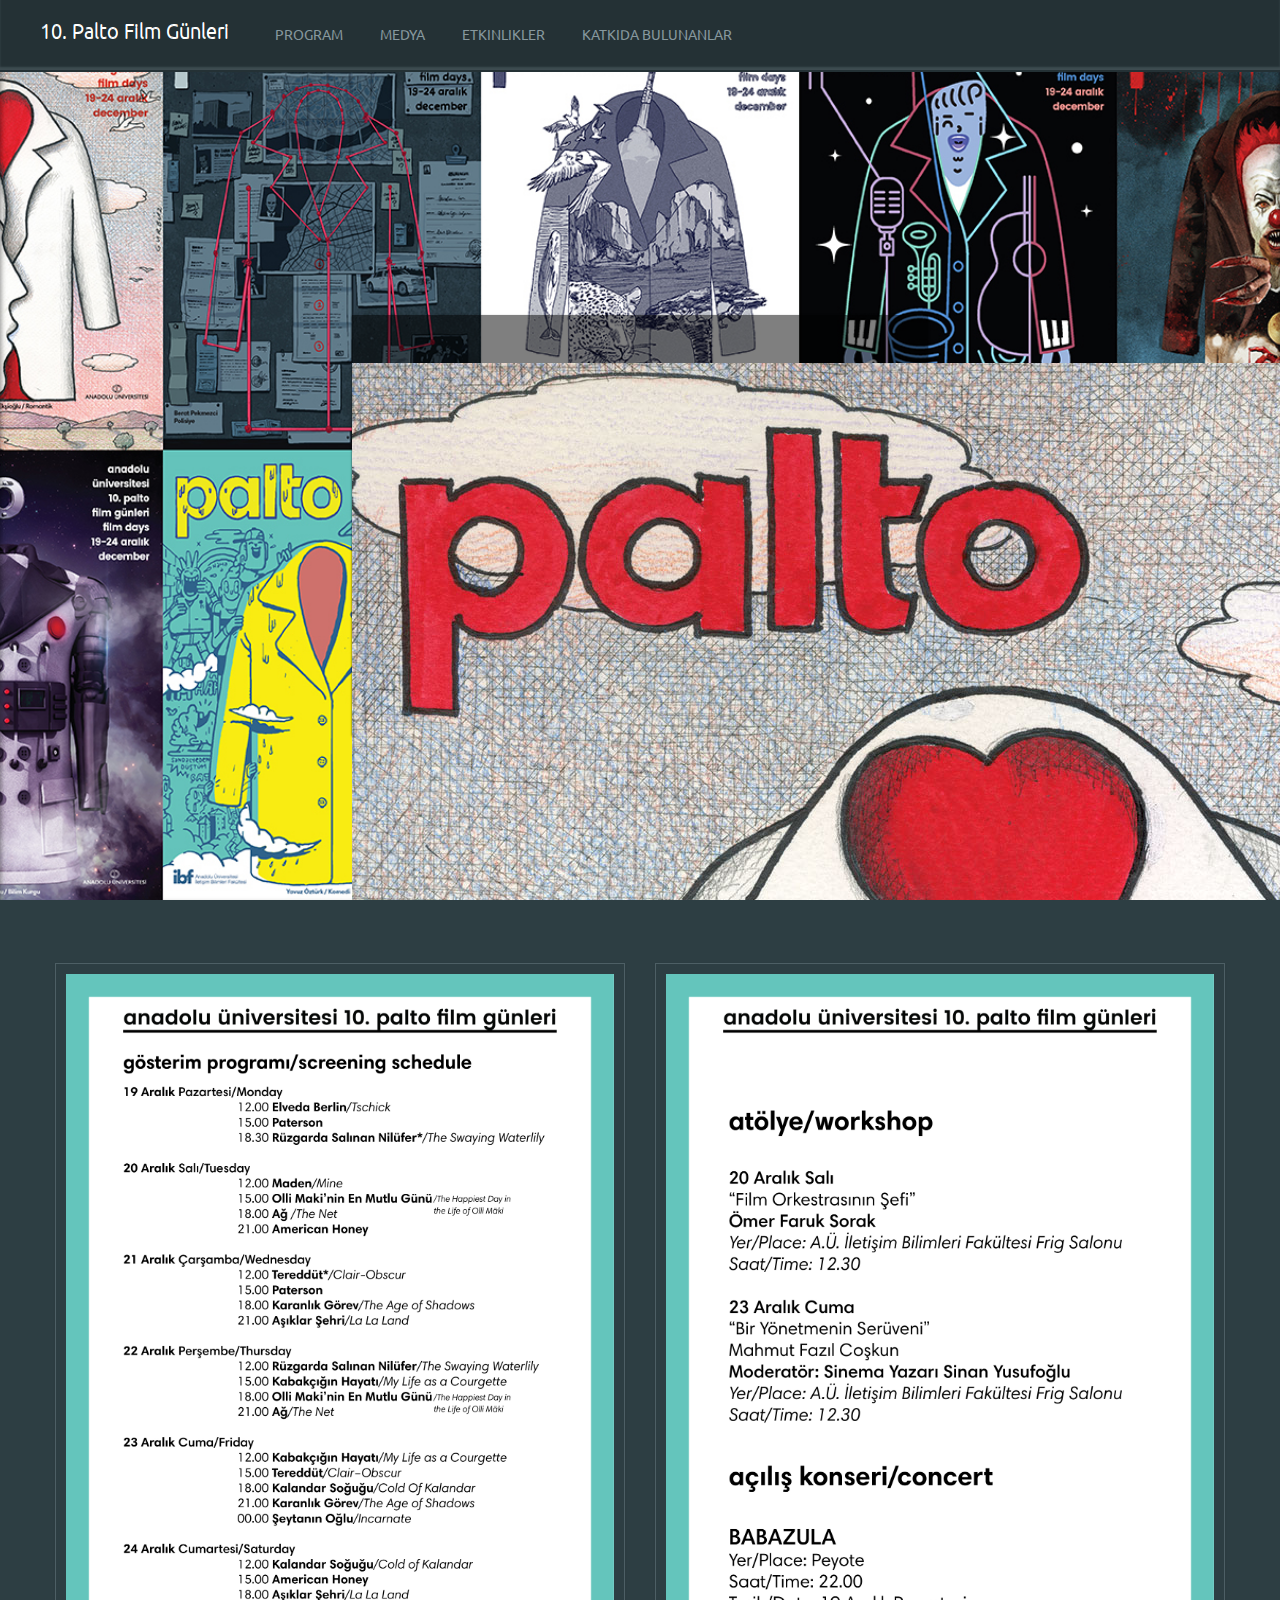
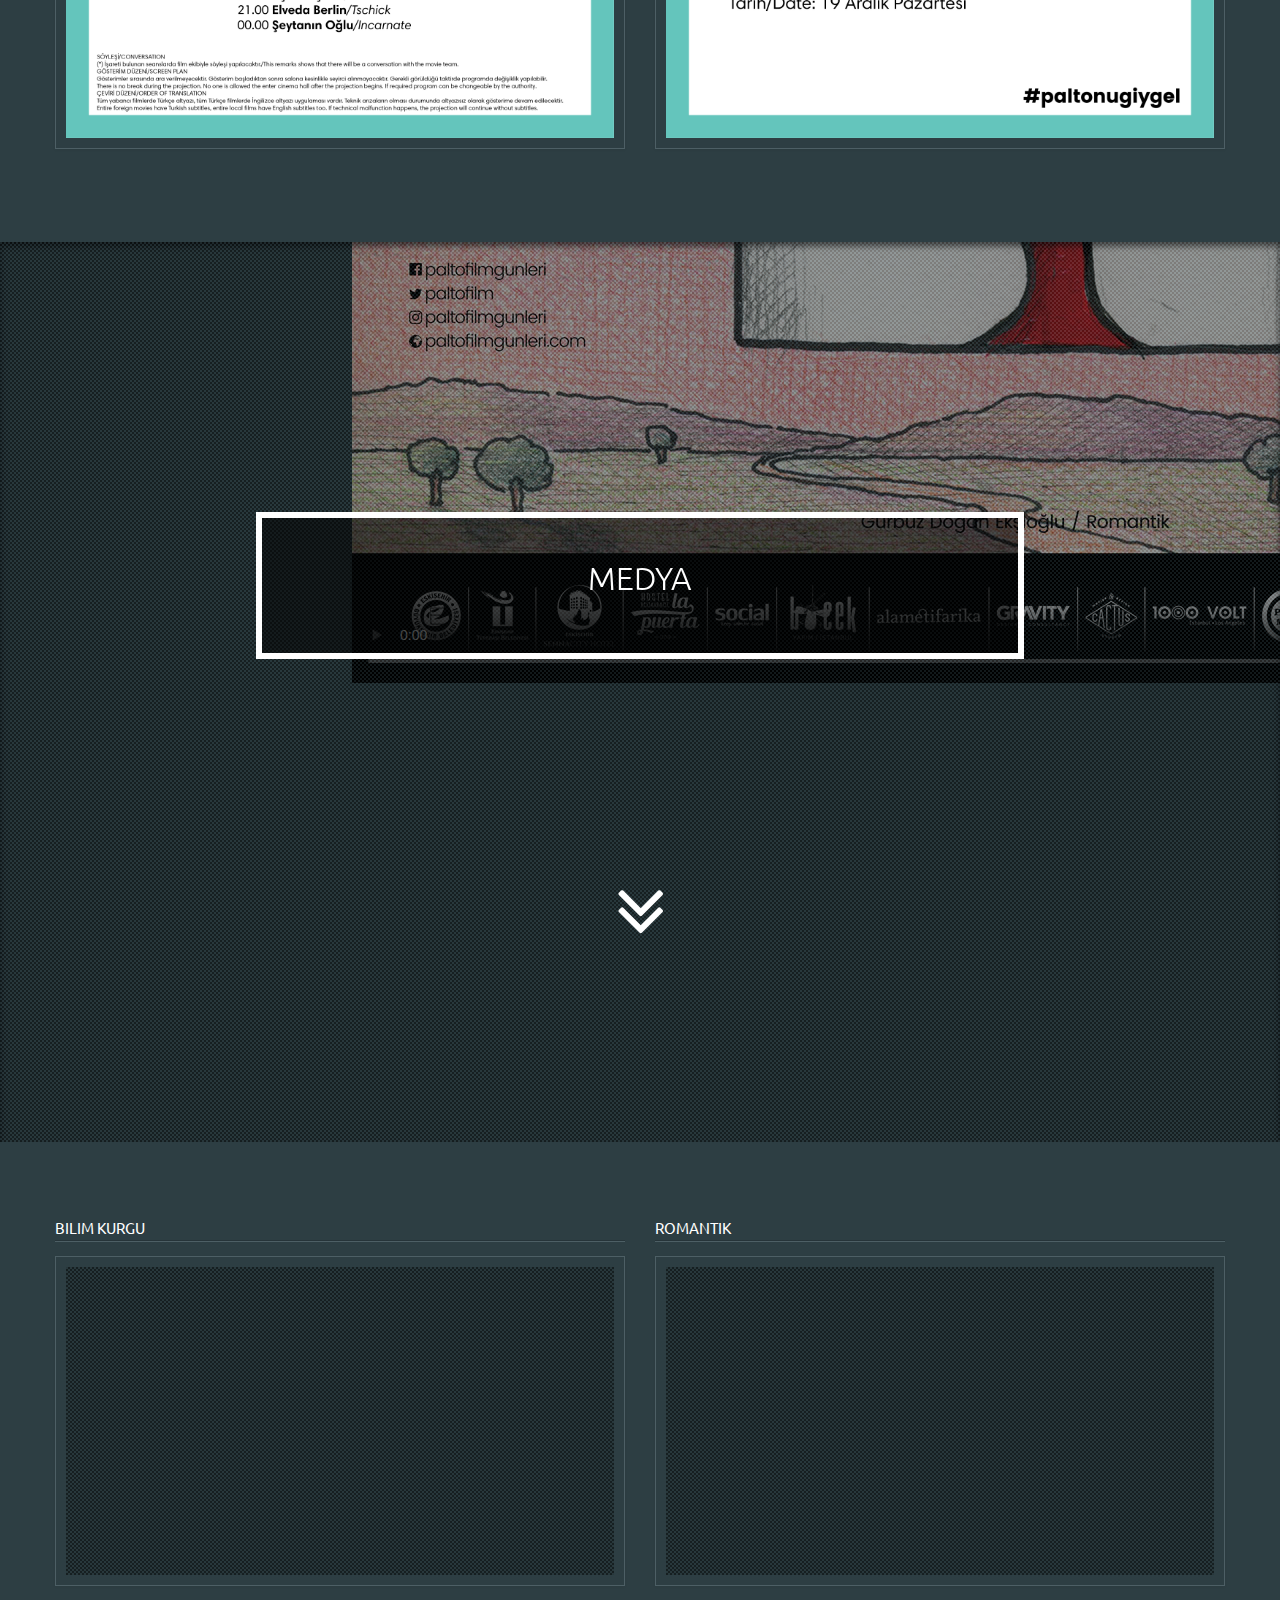
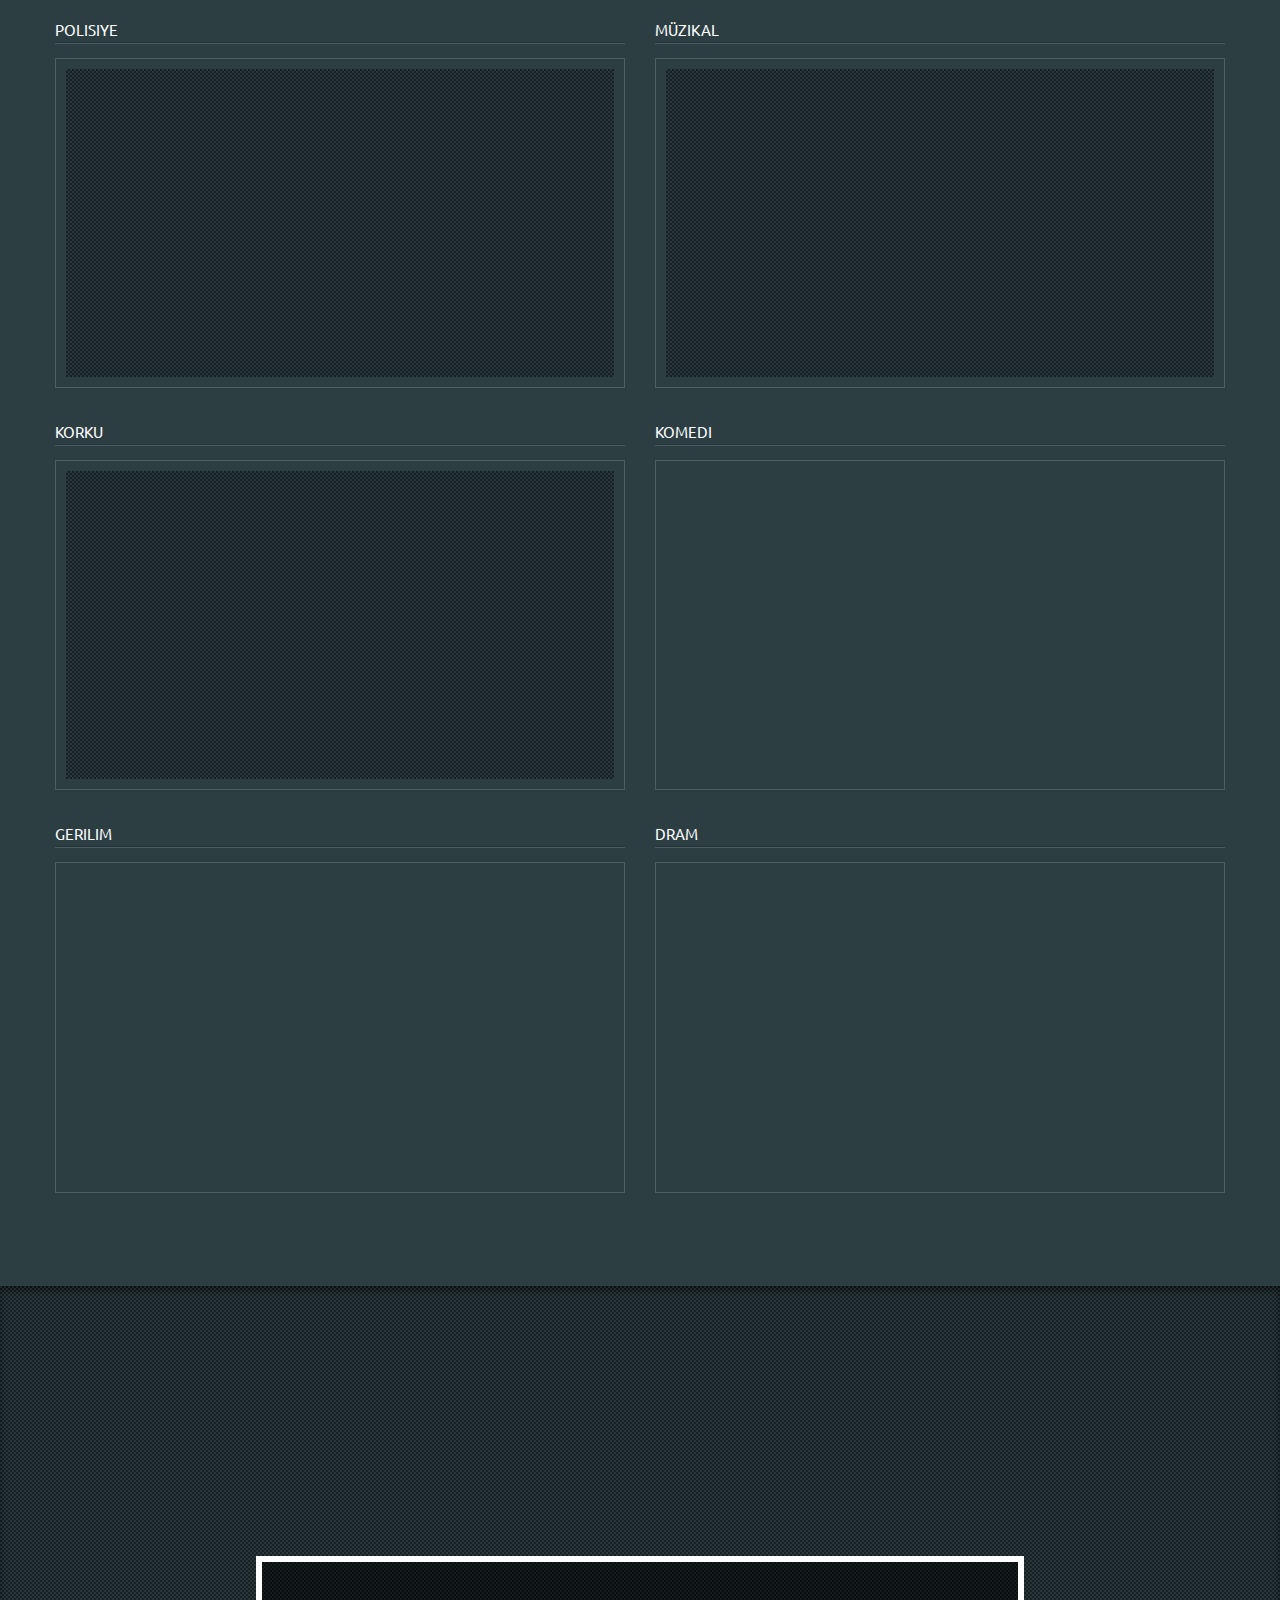
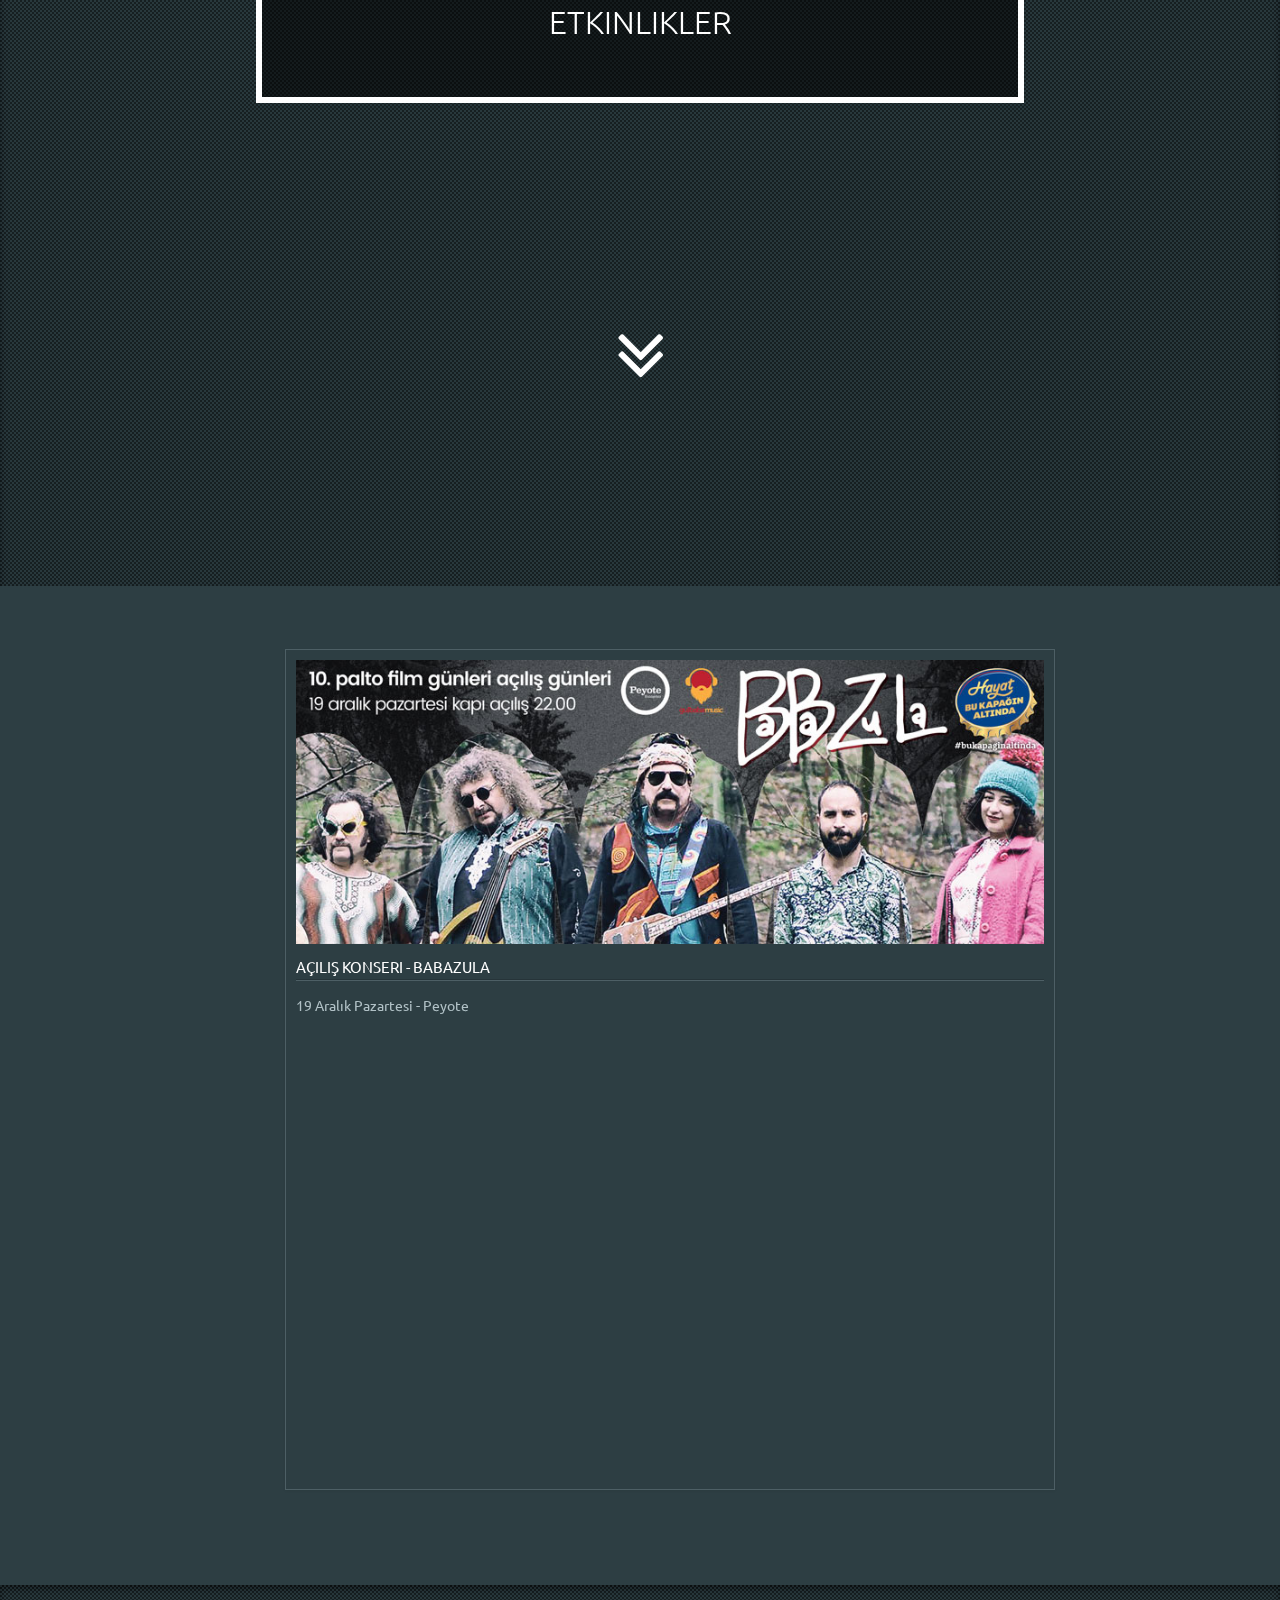
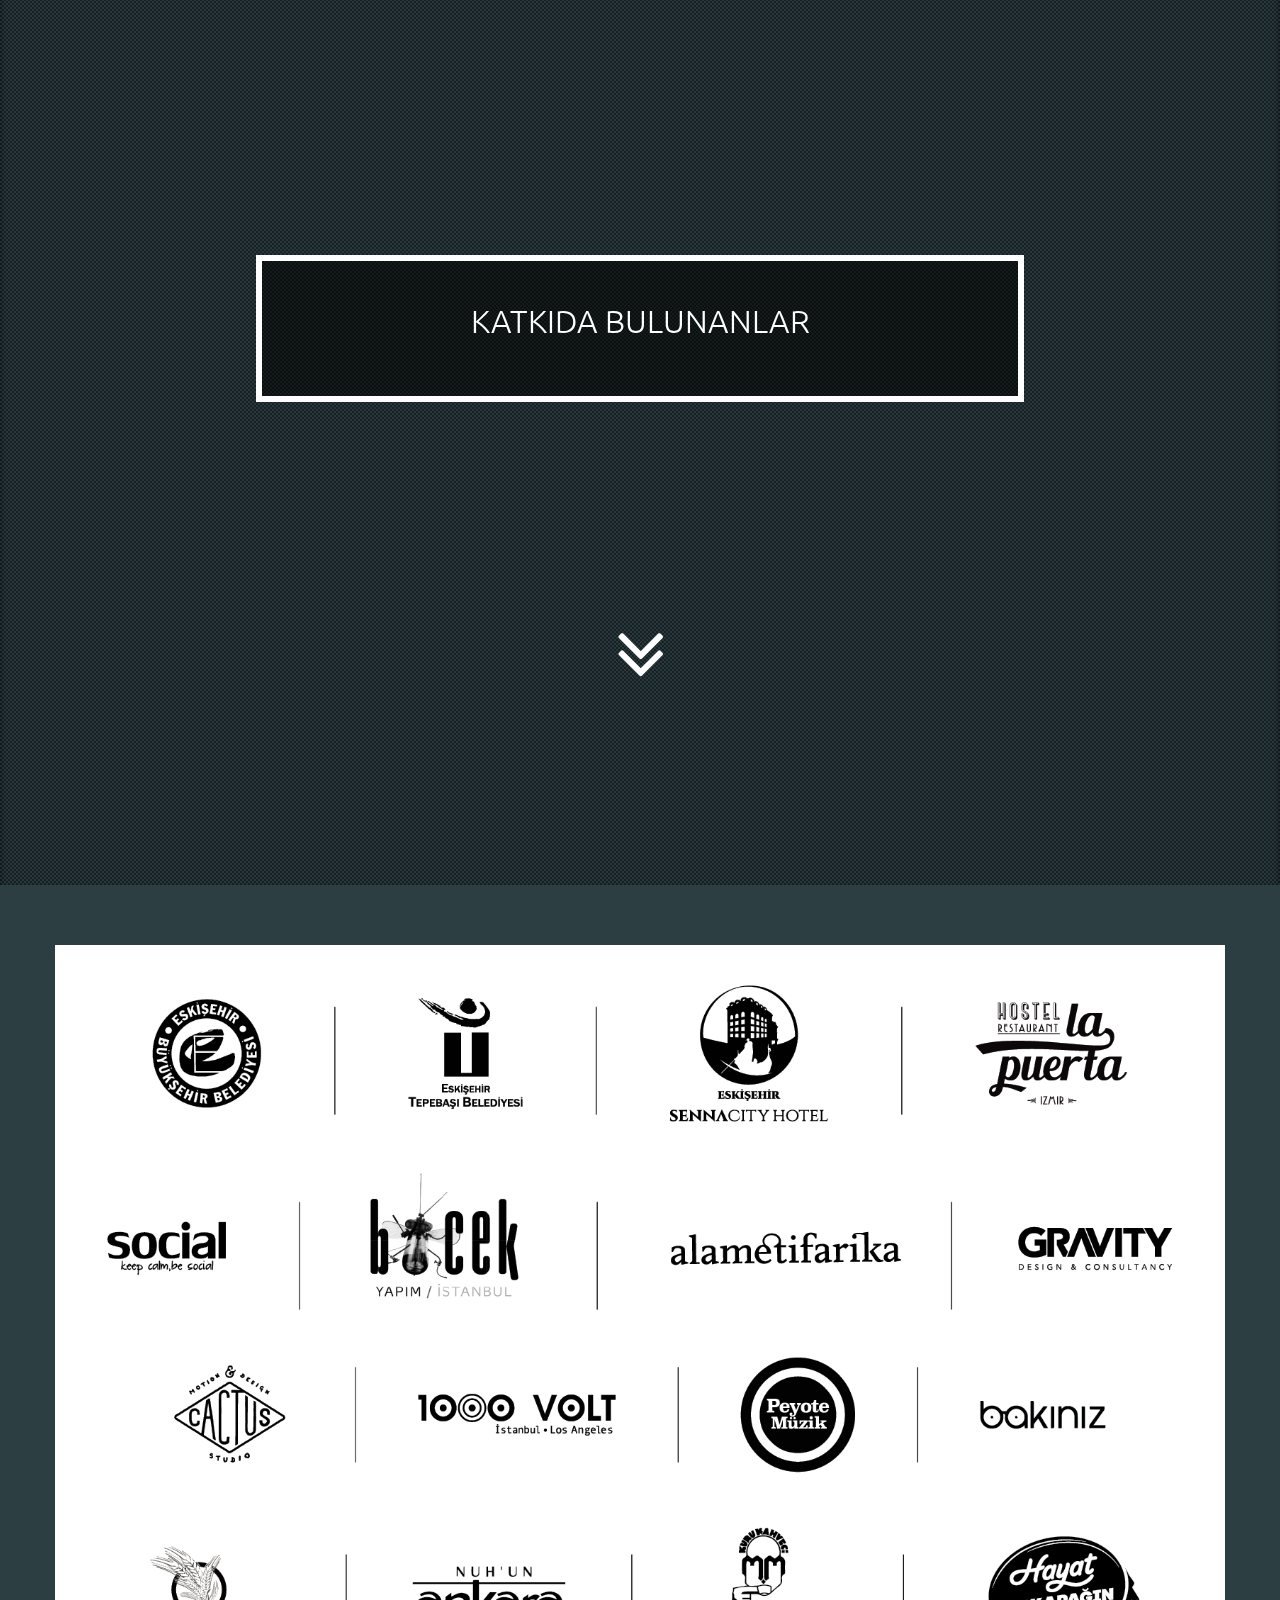
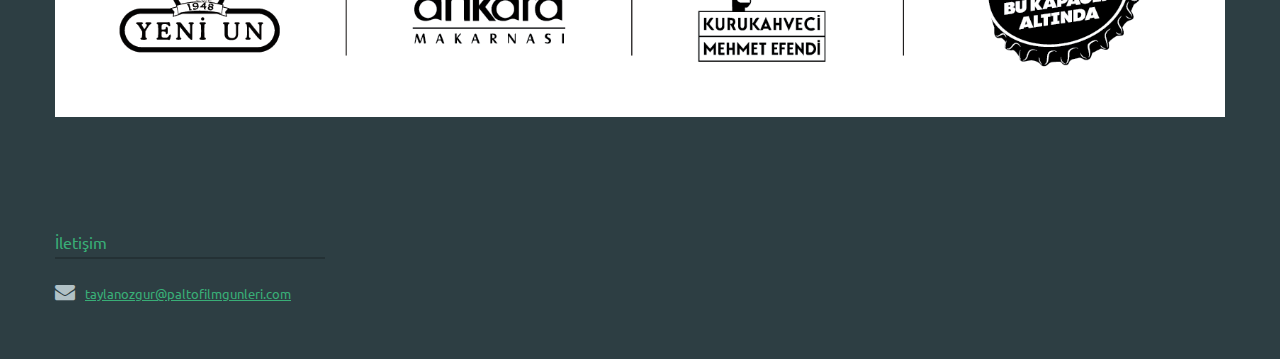
<file: index.html>
<!DOCTYPE html>
<!--[if lt IE 7]>      <html class="no-js lt-ie9 lt-ie8 lt-ie7"> <![endif]-->
<!--[if IE 7]>         <html class="no-js lt-ie9 lt-ie8"> <![endif]-->
<!--[if IE 8]>         <html class="no-js lt-ie9"> <![endif]-->
<!--[if gt IE 8]><!--> <html class="no-js"> <!--<![endif]-->
    <head>
        <meta charset="utf-8">
        <meta http-equiv="X-UA-Compatible" content="IE=edge">
        <title>Palto Film Günleri</title>
        <meta name="description" content="">
        <meta name="viewport" content="width=device-width, initial-scale=1">
	<link href="css/bootstrap.min.css" rel="stylesheet" media="screen">
	<link href="css/bootstrap-responsive.min.css" rel="stylesheet" media="screen">
	<link rel="stylesheet" href="css/colorbox.css">
	<link href='http://fonts.googleapis.com/css?family=Ubuntu:400,800,700,300,600,400italic&subset=latin-ext' rel='stylesheet' type='text/css'>
	<link href='http://fonts.googleapis.com/css?family=Open+Sans:400,800,700,300,600,400italic&subset=latin-ext' rel='stylesheet' type='text/css'>
	<link href="http://vjs.zencdn.net/5.12.6/video-js.css" rel="stylesheet">
	
	<link rel="stylesheet" href="css/main.css">
	<link rel="stylesheet" href="css/font-awesome.min.css">

	<!--[if lt IE 9]>
	    <script src="http://html5shim.googlecode.com/svn/trunk/html5.js"></script>
	    <script src="js/respond.min.js"></script>
	<![endif]-->
	
	<script src="js/vendor/modernizr-2.6.2.min.js"></script>
    </head>
    <body>
        <!--[if lt IE 7]>
            <p class="browsehappy">You are using an <strong>outdated</strong> browser. Please <a href="http://browsehappy.com/">upgrade your browser</a> to improve your experience.</p>
        <![endif]-->

	
	<div class="navbar navbar-fixed-top">
	    <div class="navbar-inner">
		<div class="container-fluid">
		    <a class="btn btn-navbar" data-toggle="collapse" data-target=".nav-collapse">
			<span class="icon-bar"></span>
			<span class="icon-bar"></span>
			<span class="icon-bar"></span>
		    </a>
		    <a class="brand goTop" href="#">10. Palto Film Günleri</a>
		    <div class="nav-collapse">
			<ul class="nav">
			    <li data-section="1"><a href="#">Program</a></li>
			    <li data-section="2"><a href="#program-bg">Medya</a></li>
			    <li data-section="3"><a href="#event-bg">Etkinlikler</a></li>
			    <li data-section="4"><a href="#sponsor-bg">Katkıda Bulunanlar</a></li>
			</ul>
		    </div>	
		</div>	
	    </div>
	</div>
	
	<div id="welcome" class="parallax" style="background-image: url(images/palto-bg.jpg);">
	    <div id="logotext" class="text">

		<div class="videoWrapper">
		    <video id="jenerik" class="video-js vjs-default-skin" controls preload="auto"
			   poster="images/romantik.jpg">
		    </video>
		    <!-- <iframe src="https://player.vimeo.com/video/195548904?portrait=false&title=false&byline=false" frameborder="0" webkitallowfullscreen mozallowfullscreen allowfullscreen></iframe> -->
		</div>
	    </div>
	</div>

	
	<section id="program" class="text-block" data-section="1">
	    <div class="light-bg">
		<div class="container">
		    <div class="section">
			<ul class="thumbnails section">
			    <div class="row">
				<li class="span6">
				    <div class="thumbnail">
					<div class="img-wrap">
					    <a href="images/program/program2-01.jpg" class="colorbox">
						<div class="black-bg">
						    <i class="icon-zoom-in"></i>
						</div>
						<img src="images/program/program2-01.jpg" alt="" rel="gal" />
					    </a>
					</div>
				    </div>
				</li>
				<li class="span6">
				    <div class="thumbnail">
					<div class="img-wrap">
					    <a href="images/program/program2-02.jpg" class="colorbox">
						<div class="black-bg">
						    <i class="icon-zoom-in"></i>
						</div>
						<img src="images/program/program2-02.jpg" alt="" rel="gal" />
					    </a>
					</div>
				    </div>
				</li>
						    </div>
			</ul>
		    </div>
		</div>
	    </div>
	</section>
	
	<div id="media-bg" class="parallax" style="background-image: url(images/palto-bg.jpg);">
		<div class="black-bg">
		    <div class="text">
			<h2>
			    Medya
			</h2>
		    </div>	
		    <a href="#" data-section="2" class="toSection"><i class="icon-double-angle-down"></i></a>
		</div>	
	    </div>

	<section id="media" class="text-block" data-section="2">
	    <div class="light-bg">
		<div class="container">
		    <div class="section">
			<ul class="thumbnails section">
			    <div class="row">
				<li class="span6">
				    <h3 class="with-border">Bilim Kurgu</h3>
				    <div class="thumbnail">
					<div class="videoWrapper">
					    <div class="black-bg">
						<iframe src="https://player.vimeo.com/video/195604734?portrait=false&title=false&byline=false" frameborder="0" webkitallowfullscreen mozallowfullscreen allowfullscreen></iframe>
					    </div>
					</div>

				</li>
				<li class="span6">
				    <h3 class="with-border">Romantik</h3>
				    <div class="thumbnail">
					<div class="videoWrapper">
					    <div class="black-bg">
						<iframe src="https://player.vimeo.com/video/195549227?portrait=false&title=false&byline=false" frameborder="0" webkitallowfullscreen mozallowfullscreen allowfullscreen></iframe>
					    </div>
					</div>	
				    </div>	
				</li>

			    </div>
			    <div class="row">	
				<li class="span6">
				    <h3 class="with-border">Polisiye</h3>
				    <div class="thumbnail">
					<div class="videoWrapper">
					    <div class="black-bg">
						<iframe src="https://player.vimeo.com/video/195549161?portrait=false&title=false&byline=false" frameborder="0" webkitallowfullscreen mozallowfullscreen allowfullscreen></iframe>
					    </div>
					</div>	
				    </div>	
				</li>
				<li class="span6">
				    <h3 class="with-border">Müzikal</h3>
				    <div class="thumbnail">
					<div class="videoWrapper">
					    <div class="black-bg">
						<iframe src="https://player.vimeo.com/video/195548848?portrait=false&title=false&byline=false" frameborder="0" webkitallowfullscreen mozallowfullscreen allowfullscreen></iframe>
					    </div>
					</div>	
				    </div>	
				</li>
			    </div>
			    <div class="row">
				<li class="span6">
				    <h3 class="with-border">Korku</h3>
				    <div class="thumbnail">
					<div class="videoWrapper">
					    <div class="black-bg">
						<iframe src="https://player.vimeo.com/video/195548789?portrait=false&title=false&byline=false" frameborder="0" webkitallowfullscreen mozallowfullscreen allowfullscreen></iframe>
					    </div>
					</div>	
				    </div>	
				</li>
				<li class="span6">
				    <h3 class="with-border">Komedi</h3>
				    <div class="thumbnail">
					<div class="videoWrapper">
					    <iframe src="https://player.vimeo.com/video/195548734?portrait=false&title=false&byline=false" frameborder="0" webkitallowfullscreen mozallowfullscreen allowfullscreen></iframe>
					</div>	
				    </div>	
				</li>
			    </div>
			    <div class="row">
				<li class="span6">
				    <h3 class="with-border">Gerilim</h3>
				    <div class="thumbnail">
					<div class="videoWrapper">
					    <iframe src="https://player.vimeo.com/video/195548608?portrait=false&title=false&byline=false" frameborder="0" webkitallowfullscreen mozallowfullscreen allowfullscreen></iframe>
					</div>	
				    </div>
				</li>
				<li class="span6">
				    <h3 class="with-border">Dram</h3>
				    <div class="thumbnail">
					<div class="videoWrapper">
					    <iframe src="https://player.vimeo.com/video/195548669?portrait=false&title=false&byline=false" frameborder="0" webkitallowfullscreen mozallowfullscreen allowfullscreen></iframe>
					</div>	
				    </div>
				</li>
			</ul>
		    </div>
		</div>	
	    </div>	
	</section>	

	
	<div id="event-bg" class="parallax" style="background-image: url(images/palto-bg.jpg);">
	    <div class="black-bg">
		<div class="text">
		    <h2>
			Etkinlikler
		    </h2>
		</div>	
		<a href="#" data-section="3" class="toSection"><i class="icon-double-angle-down"></i></a>
	    </div>
	</div>
	<section id="event" class="text-block" data-section="3">
	    <div class="light-bg">
		<div class="container">
		    <div class="row offset2">
			<ul class="thumbnails section">
			    <li class="span8">
				<div class="thumbnail">
				    <div class="img-wrap">
					<img src="images/babazula-poster.jpg">
				    </div>
				    <h3 class="with-border">Açılış Konseri - Babazula</h3>
				    <p>19 Aralık Pazartesi - Peyote</p>
				    <iframe src="https://www.google.com/maps/embed?pb=!1m18!1m12!1m3!1d3066.2341940129313!2d30.512714415741534!3d39.77929937944432!2m3!1f0!2f0!3f0!3m2!1i1024!2i768!4f13.1!3m3!1m2!1s0x14cc15e2ea0ba5e5%3A0x6990b30e736e3cd8!2sPeyote+Eski%C5%9Fehir!5e0!3m2!1sen!2str!4v1481923549315" width="100%" height="450" frameborder="0" style="border:0" allowfullscreen></iframe>

				</div>
			    </li>
			</ul>
		    </div>


		</div>
	    </div>	
	</section>
	
	<div id="sponsor-bg" class="parallax" style="background-image: url(images/palto-bg.jpg);">
	    <div class="black-bg">
		<div class="text">
		    <h2>Katkıda Bulunanlar</h2>
		</div>	
		<a href="#" data-section="4" class="toSection"><i class="icon-double-angle-down"></i></a>
	    </div>	
	</div>
	<section id="sponsor" class="text-block" data-section="4">
	    <div class="light-bg">
		<div class="container">
		    <div class="section">
			<div class="img-wrap">
			    <img src="images/logolar.png" alt="" rel="gal">
			</div>
		    </div>
		</div>	
	    </div>	
	</section>

	<footer>
	    <div class="light-bg">
		<div class="container">
		    <div class="row-fluid">
			<div class="span3">
			    <h4>İletişim</h4>
			    <div class="info-block">
				<article class="clearfix">	
				    <i class="icon-envelope"></i>
				    <p><a href="mailto:taylanozgur@paltofilmgunleri.com">taylanozgur@paltofilmgunleri.com</a></p>
				</article>	
			    </div>	
			</div>
		    </div>
		</div>	
	    </div>	
	</footer>
	
	<a class="goTop goTop-link"><i class="icon-angle-up"></i></a>
	
	<script src="js/vendor/jquery-1.10.2.min.js"><\/script>')</script>
	<script src="js/bootstrap.min.js"></script>
	<script src="http://vjs.zencdn.net/5.12.6/video.js"></script>
	<script src="js/waypoints.js"></script>
        <script src="js/plugins.js"></script>
	<script src="js/placeholder.js"></script>
	<script src="js/jquery.colorbox-min.js"></script>
        <script src="js/main.js"></script>
	<script type="text/javascript">
	 videojs('jenerik', {
	     fluid: true, autoplay: false
	 }).src({src: 'movies/jenerik.mp4', type: 'video/mp4'});
	</script>
    </body>
</html>
</file>
<file: css/colorbox.css>
/*
    Colorbox Core Style:
    The following CSS is consistent between example themes and should not be altered.
*/
#colorbox, #cboxOverlay, #cboxWrapper{position:absolute; top:0; left:0; z-index:9999; overflow:hidden;}
#cboxWrapper {max-width:none;}
#cboxOverlay{position:fixed; width:100%; height:100%;}
#cboxMiddleLeft, #cboxBottomLeft{clear:left;}
#cboxContent{position:relative;}
#cboxLoadedContent{overflow:auto; -webkit-overflow-scrolling: touch;}
#cboxTitle{margin:0;}
#cboxLoadingOverlay, #cboxLoadingGraphic{position:absolute; top:0; left:0; width:100%; height:100%;}
#cboxPrevious, #cboxNext, #cboxClose, #cboxSlideshow{cursor:pointer;}
.cboxPhoto{float:left; margin:auto; border:0; display:block; max-width:none; -ms-interpolation-mode:bicubic;}
.cboxIframe{width:100%; height:100%; display:block; border:0;}
#colorbox, #cboxContent, #cboxLoadedContent{box-sizing:content-box; -moz-box-sizing:content-box; -webkit-box-sizing:content-box;}

/* 
    User Style:
    Change the following styles to modify the appearance of Colorbox.  They are
    ordered & tabbed in a way that represents the nesting of the generated HTML.
*/
#cboxOverlay{background:rgba(0,0,0,0.7);}
#colorbox{outline:0;}
    #cboxContent{margin-top:20px;background:#000;}
        .cboxIframe{background:#fff;}
        #cboxError{padding:50px; border:1px solid #ccc;}
        #cboxLoadedContent{border:5px solid #000; background:#fff;}
        #cboxTitle{position:absolute; top:-20px; left:0; color:#ccc;}
        #cboxCurrent{position:absolute; top:-20px; right:0px; color:#ccc;}
        #cboxLoadingGraphic{background:url(img/loading.gif) no-repeat center center;}

        /* these elements are buttons, and may need to have additional styles reset to avoid unwanted base styles */
        #cboxPrevious, #cboxNext, #cboxSlideshow, #cboxClose {border:0; padding:0; margin:0; overflow:visible; width:auto; background:none; }
        
        /* avoid outlines on :active (mouseclick), but preserve outlines on :focus (tabbed navigating) */
        #cboxPrevious:active, #cboxNext:active, #cboxSlideshow:active, #cboxClose:active {outline:0;}
        
        #cboxSlideshow{position:absolute; top:-20px; right:90px; color:#fff;}
        #cboxPrevious{position:absolute; top:50%; left:5px; margin-top:-32px; background:url(img/controls.png) no-repeat top left; width:28px; height:65px; text-indent:-9999px;}
        #cboxPrevious:hover{background-position:bottom left;}
        #cboxNext{position:absolute; top:50%; right:5px; margin-top:-32px; background:url(img/controls.png) no-repeat top right; width:28px; height:65px; text-indent:-9999px;}
        #cboxNext:hover{background-position:bottom right;}
        #cboxClose{position:absolute; top:5px; right:5px; display:block; background:url(img/controls.png) no-repeat top center; width:38px; height:19px; text-indent:-9999px;}
        #cboxClose:hover{background-position:bottom center;}
</file>
<file: css/main.css>
html,
button,
input,
select,
textarea {
    color: #222;
}
html {
    font-size: 1em;
}
::-moz-selection {
    background: #b3d4fc;
    text-shadow: none;
}
::selection {
    background: #b3d4fc;
    text-shadow: none;
}
hr {
    display: block;
    height: 1px;
    border: 0;
    border-top: 1px solid #ccc;
    margin: 1em 0;
    padding: 0;
}
audio,
canvas,
img,
video {
    vertical-align: middle;
}
fieldset {
    border: 0;
    margin: 0;
    padding: 0;
}
textarea {
    resize: vertical;
}
a{
	color: #39AE77;
}
a:hover{
	text-decoration: none;
	color: #fff;
}
a:focus{
	outline: none;
	text-decoration: none;
	color: #39AE77;
}
ul{
	list-style: square;
}
ul ul{
	list-style: circle;
}	
ul li, ol li{
	margin: 3px 0;
}
.browsehappy {
    margin: 0.2em 0;
    background: #ccc;
    color: #000;
    padding: 0.2em 0;
}

/* ==========================================================================
   Author's custom styles
   ========================================================================== */
html { height: 100%; }
body { 
	min-height: 100%; 
	font-size: 1.5em;
	font-family: Ubuntu, 'Open Sans', sans-serif;
	height: 100%;
	background: #2d3e43;
	color: #b1c1c6;
	overflow-y: scroll;
	-webkit-overflow-scrolling: touch;
}

/*shortcodes*/
.section{
	margin-top: 30px;
	margin-bottom: 30px;
}
.code{
	border: 1px solid #4D5F65;
	padding: 1px 4px;
	color: #B1C1C6;
	margin: 2px 0;
	display: inline-block;
	font-weight: 700;
}
h1 {
	font-weight: normal;
	font-size: 48px;
	color: #fff;
	text-shadow: 0 2px 2px rgba(0,0,0,0.3);
}
h1.with-border{
	border-bottom: 3px solid #263439;
	box-shadow: 0 3px 0 0 #4d5f65;
	padding-bottom: 5px;
}
h2 {
	font-weight: normal;
	font-size: 32px;
	color: #fff;
	text-transform: uppercase;
	font-weight: 300;
}
h2.with-border{
	border-bottom: 2px solid #263439;
	box-shadow: 0 2px 0 0 #4d5f65;
}
h3{
    font-size: 18px;
	line-height: 25px;
    text-transform: uppercase;
	color: #fff;
	font-weight: normal;
	margin: 15px 0;
}
h3.with-border, h4.with-border, h5.with-border, h6.with-border{
	border-bottom: 1px solid #263439;
    box-shadow: 0 1px 0 0 #4d5f65;
}
p a{
	text-decoration: underline;
}
p .btn{
	text-decoration: none;
}
p{color: #b1c1c6;}
.dark-bg h1.with-border,
.dark-bg h2.with-border,
.dark-bg h3.with-border,
.dark-bg h4.with-border,
.dark-bg h5.with-border,
.dark-bg h6.with-border{
	border-bottom-color: #161B1D;
}
h4{font-size: 16px; color: #fff; font-weight: normal}
h5{font-size: 14px; color: #fff; font-weight: normal}
h6{font-size: 12px; color: #fff; font-weight: normal}

.container > h2{
	margin-top: 40px;
	margin-bottom: 25px;
}
.container > h3{
	margin-top: 20px;
}
.color{
	color: #39ae77;
}
table caption{
	padding: 10px 0;
	background: #39AE77;
	color: #fff;
	font-size: 16px;
	text-transform: uppercase;
}
table{
	border: 2px solid #4D5F65;
}
.table th{
	color: #fff;
	font-weight: normal;
}
.table td, .table th{
	padding: 12px;
}
.table td{
	border-color: #4D5F65;
}	
.table-hover tbody tr:hover > td, .table-hover tbody tr:hover > th{
	background: #2D3E43;
}
.light-bg .table-hover tbody tr:hover > td, .table-hover tbody tr:hover > th{
	background: #243135;
}
p + .btn{
	margin-top: 0;
}
.btn-large{
	padding: 11px 25px
}
.btn{
	border: 1px solid #39AE77;
	background: #39AE77;
	background-image: none;
	text-shadow: none;
	color: #fff;
	border-radius: 0;
	transition: all ease-in-out .3s;
	margin: 10px 0;
	box-shadow: none;
	filter: none; 
}
.btn.disabled{
	background: #39AE77;
	color: #fff;
}
.btn:hover{
	filter: none; 
	background: none;
	color: #fff;
}
.btn:focus{
	color: #fff;
	outline: none;
}
.btn:focus{
	background: #39AE77;
}
.btn-primary, .btn-primary:focus{
	background: none;
	filter: none;
	border: 1px solid #39AE77;
}
.btn:hover:not(.disabled){
	background: none;
	color: #fff;
	transition: all ease-in-out .3s !important;
}
.btn.btn-primary:hover{
	background: #39AE77;
	filter: none;
}
.btn-primary.disabled, .btn-primary.disabled:hover{
	background: none;
	border: 1px solid #39AE77;
}
p .btn{
	margin-right: 5px;
}
.btn-info{background: #5694a1; border-color: #3c8392}
.btn-success{background: #3f814b; border-color: #42724b}
.btn-warning{background: #dc9f65; border-color: #e29348}
.btn-danger{background: #d96663; border-color: #c14441}
.btn-inverse{background:#1d1d1d; border-color: #000}

.btn-info.disabled, .btn-info:focus, .btn-info:active, .alert .btn-info:hover{background: #3c8392}
.btn-success.disabled, .btn-success:focus, .btn-success:active, .alert .btn-success:hover{background: #42724b;}
.btn-warning.disabled, .btn-warning:focus, .btn-warning:active, .alert .btn-warning:hover{background: #e29348;}
.btn-danger.disabled, .btn-danger:focus, .btn-danger:active, .alert .btn-danger:hover{background: #c14441;}
.btn-inverse.disabled, .btn-inverse:focus, .btn-inverse:active, .alert .btn-inverse:hover{background: #000;}

.progress {
    background-image: none;
    border-radius: 0;
    box-shadow: none;
    height: 38px;
    margin: 0;
    position: relative;
	margin: 10px 0 25px;
	background-color: #243135;
	filter: none; 
}
.dark-bg .progress {
    background-color: #2D3E43;
}
.progress .bar{
	background-color: #39AE77;
    background-image: none;
    border-radius: 0;
    box-shadow: none;
	position: relative;
	filter: none; 
}
.progress .progress-name {
	color: #FFFFFF;
    left: 0px;
    line-height: 38px;
	padding-left: 20px;
    position: absolute;
	z-index: 2;
	width: 100%;
	-webkit-box-sizing: border-box;
	-moz-box-sizing: border-box;
	box-sizing: border-box;
}	
.progress .value {
    color: #FFFFFF;
    line-height: 38px;
    position: absolute;
    right: 20px;
}
.goTop-link{
	background: #243135;
    border: 1px solid #2D3E43;
    bottom: 0;
    color: #B1C1C6;
    display: none;
    font-size: 25px;
    height: 45px;
    line-height: 45px;
    position: fixed;
    right: 0;
    text-align: center;
    text-decoration: none;
    width: 45px;
	z-index: 20;
	cursor: pointer;
}	
.label, .badge {
    background-color: #39AE77;
    color: #FFFFFF;
    font-weight: bold;
    padding: 5px 4px;
	border-radius: 0;
	text-shadow: none;
	margin: 0 1px;
}
.badge {
    border-radius: 40px;
	padding-left: 9px;
    padding-right: 9px;
}
.badge-success, .label-success{background: #3f814b;}
.badge-warning, .label-warning{background: #dc9f65;}
.badge-important, .label-important{background: #d96663;}
.badge-info, .label-info{background: #5694a1;}
.badge-inverse, .label-inverse{background: #1d1d1d;}

.text-warning{color: #dc9f65;}
.text-error{color: #d96663;}
.text-info{color: #5694a1;}
.text-success{color: #3f814b;}

.tab-content{
	border-bottom: 2px solid #4D5F65;
	padding: 10px;
	background: #243135;
}	
.nav-tabs{
	margin: 0;
	border: 0;
}
.nav-tabs li > a{
	padding: 10px 0;
	width: 50px;
	text-align: center;
	background: #39AE77;
	color: #fff;
	font-size: 25px;
	border-radius: 0;
}
.nav-tabs li.active a{
	background: #243135;
	border-color: #243135;
	color: #fff;
}
.nav-tabs > li > a:hover, .nav-tabs > li > a:focus {
    background-color: #39AE77;
    text-decoration: none;
	border: 1px solid #4D5F65;
	border-bottom-color: #39AE77;
	color: #fff;
	outline: none;
}
.nav-tabs li.active a:hover , .nav-tabs  li.active a:focus{
	background: #243135;
	border-color: #243135;
	color: #fff;
}
.dark-bg .tab-content{
	border-bottom: 2px solid #4D5F65;
	padding: 10px;
	background: #2D3E43;
}	
.dark-bg .nav-tabs li.active a{
	background: #2D3E43;
	border-color: #2D3E43;
	border-bottom: none;
	color: #fff;
}
.dark-bg .nav-tabs li.active a:hover , .dark-bg .nav-tabs  li.active a:focus{
	background: #2D3E43;
	border-color: #2D3E43;
}

.accordion-group{
	border-radius: 0;
	border: none;
}
.accordion-heading{
	background: #39AE77;
	color: #fff;
	border: 2px solid #39AE77;
}
.accordion-heading a{
	color: #fff;
	font-size: 16px;
}
.accordion-heading a:focus {
    outline: none;
	text-decoration: none;
}
.accordion-heading a i{
	margin-right: 5px;
}
.accordion-inner {
    border: 2px solid #4D5F65;
}

.carousel{
	margin-bottom: 30px;
}
.carousel-control{
	background: none;
	filter: none; 
	border: none;
	font-size: 90px;
	border-radius: 0;
	background: #243135;
	height: 55px;
	left: -10px;
	opacity: 1;
	filter: alpha(opacity=100);
	top: 44%;
	transition: all 0.3s ease-in-out;
}
.carousel-control:before, .carousel-control:after{
	content: '';
	position: absolute;
	border-style: solid;
	border-color: transparent;
	top: -10px;
}
.carousel-control.left:before{
	border-width: 10px 10px 0px 10px;
	border-right-color: #000;
	left: -10px;
}
.dark-bg .carousel-control{
	background: #2D3E43;
}
.carousel-control.right {
    left: auto;
    right: -10px;
}
.carousel-control.right:after{
	border-width: 10px 10px 0px 10px;
	border-left-color: #000;
	right: -10px;
}
.carousel-control:focus{
	outline: none;
	opacity: 1;
	filter: alpha(opacity=100);
}
.carousel-control:hover{
	background: #39AE77;
	opacity: 1;
	filter: alpha(opacity=100);
}
.carousel-inner{
	border-bottom: 2px solid #252f32;
}	
.alert{
	border-radius: 0;
	font-size: 14px;
	text-shadow: none;
	color: #fff;
	border: none;
	background: #39AE77;
}
.alert-inverse{background: #243135;}
.dark-bg .alert-inverse{background: #2D3E43;}
.alert.alert-success{background: #3f814b;}
.alert.alert-info {background: #5694a1;}
.alert.alert-warning{background: #dc9f65;}
.alert.alert-error{background: #d96663;}
.alert h2, .alert h3, .alert h4, .alert h5{color:#fff; margin-bottom: 10px; font-weight: bold;}
.alert .close:hover{
	color: #fff;
}
.alert p{color:#fff}
.close{
	color: #fff;
	right: -10px;
	top: -10px;
}
.close:hover{
	color: #fff;
	opacity: 1;
	filter: alpha(opacity=100);
}

.modal{
	background: #2D3E43;
	border-radius: 0;
	font-size: 14px;
}
.modal-footer{
	background: #243135;
	border-top: 1px solid #4d5f65;
	box-shadow: 0 1px 0 0 #161B1D;
}
.modal-header {
    border-bottom: 1px solid #4d5f65;
}
.modal-footer .btn{
	margin: 0;
}
a[rel=popover]{
	cursor: pointer;
}
.popover, .popover-title{
	background: #243135;
	border-radius: 0;
	box-shadow: none;
}
.popover-title{
	border-bottom: 1px solid #4d5f65;
}	
.popover.top .arrow:after {
    border-top-color: #243135;
}
.dark-bg .popover, .dark-bg .popover-title{
	background: #2D3E43;
}
.dark-bg .popover.top .arrow:after {
    border-top-color: #2D3E43;
}

/*navbar*/

.navbar .btn-navbar{
	background-image: none;
	background: #39ae77;
	filter: none; 
}
.navbar .navbar-inner{
	background-color: #243135;
    background-image: none;
	border: none;
	border-radius: 0;
    border-bottom: 2px solid #243135;
    min-height: 40px;
    padding: 10px 20px 12px;
	box-shadow: 0 -3px 2px 0 #3E4C51 inset;
	filter: none; 
}

.navbar .navbar-inner .brand{
	color: #fff;
	margin-right: 10px;

}
.navbar-inner .nav > li{
	margin-right: 5px;
}
.navbar .navbar-inner .nav > li.active > a,
.navbar .navbar-inner .nav > li.active > a:hover, 
.navbar .navbar-inner .nav > li.active> a:focus {
    border: 1px solid #3e4c51;
	background: #39ae77;
	color: #fff;
}
.navbar-inner .nav > li > a {
    font-size: 14px;
    text-decoration: none;
    text-transform: uppercase;
	color: #87989e;
	padding: 10px 15px;
	border: 1px solid transparent;
	text-shadow: none;
}
.navbar-inner .nav > li > a:focus {
	color: #87989e;
}
.navbar-inner .nav > li > a:hover{
	border-color: #3e4c51;
	color: #fff;
	filter: none; 
	background: none;
}
.navbar .brand {line-height:1}

.navbar .nav li.dropdown > a:hover .caret, .navbar .nav li.dropdown > a:focus .caret {
    border-bottom-color: #FFFFFF;
    border-top-color: #FFFFFF;
}
.dropdown-menu {
    background-color: #39ae77;
}
.navbar .nav > li > .dropdown-menu:after {
    border-bottom: 6px solid #39AE77;
}
.dropdown-menu > li{
	margin: 0;
}
.dropdown-menu > li > a {
    color: #FFFFFF;
	 padding: 5px 20px;
}
.dropdown-menu > li > a:hover, .dropdown-menu > li > a:focus, .dropdown-submenu:hover > a, .dropdown-submenu:focus > a {
    background-color: #243135;
	background-image: none;
	filter: none; 
}	
blockquote{
	border: none;
	font-size: 28px;
	margin-bottom: 0;
	font-weight: 300;
	line-height: 1.3;
	padding: 0;
}
blockquote small{
	margin-top: 15px;
	color: #fff;
}
blockquote small:after {
    content: " —";
}
blockquote h2{
	border: none;
	box-shadow: none;
	padding: 0;
	font-size: 34px;
	margin-bottom: 10px;
	margin-top: 0;
	font-weight: 600;
	letter-spacing: 1px;
}
blockquote h2 i{
	font-size: 20px;
}
/*parallax*/
.parallax {
	background: no-repeat fixed 50% 0;
	position: relative;
	box-shadow: inset 0 4px 6px rgba(0,0,0,.6);
    -webkit-background-size: cover; 
    -moz-background-size: cover; 
    -o-background-size: cover; 
    background-size: cover; 
	text-align: center;
	color: #fff;
	height: 100%;
	min-height: 700px;
	width: 100%;
	overflow: hidden;
	-ms-behavior: url(backgroundsize.min.htc);
	behavior: url(backgroundsize.min.htc);
}
.parallax .text{
	width: 60%;
	margin: 0 auto;
	position: relative;
	top: 30%;
	padding: 30px 20px 35px;
	background: rgba(0,0,0,.5);
	border: .2em solid #fff;
	font-size: 30px;
	-moz-box-sizing: border-box; 
    box-sizing: border-box; 
	line-height: 1.2;
}
.lt-ie9 .parallax .text{
	background: url('img/ie-black-bg.png')
}
#welcome{
	min-height: 250px;
}
#logotext.text {
	width: 24em;
	position: fixed;
	top: 35%;
	font-size: 1em;
	left: 50%;
	text-align: center;
	border: 0;
	margin-left: -12em;
	padding: 2em 0;
	opacity: 1;
	text-shadow: 0px 1px 2px rgba(0,0,0,0.5);
	box-shadow: 0px 1px 2px rgba(0,0,0,0.7);
	line-height: 1.5; 
}
.lt-ie9 #logotext.text{
	background: url('img/ie-black-bg.png')
}
#logotext h1{
	text-transform: uppercase;
}
#works-bg{
	height: 105%;
}
#works-bg .text{
	position: absolute; 
	top: 17%;
	left: 25%;
	width: 50%;
	z-index: 12;
}
#works-bg h2{
	margin-bottom: 0;
}
#works-bg h2 i{
	color: #fff;
	margin: 0 5px;
}
#works-bg  .hide{
	display: inline-block;
}
.text h2{
	margin-bottom: 20px;
}
.text h2 i{
	font-size: 20px;
}
.text p{
	margin-bottom: 0;
}
.text i{
	color: #39AE77;
	font-size: 50px;
}
.parallax .toSection{
	display: block;
	position: absolute;
	left: 50%;
	margin-left: -25px;
	top: 70%;
	font-size: 80px;
	color: #fff;
	z-index: 99;
	transition: color ease-in-out .3s;
}
.parallax .toSection:hover{
	color: #39AE77;
}
#works-bg .toSection{
	top: 38%;
}

.text i:hover{
	color: #fff;
}
.img-container{
	height: 100%;
	margin: 0 auto;
	position: relative;
}
.site-screen{
	bottom: 0;
    box-shadow: 0 -3px 12px rgba(0, 0, 0, 0.55);
    margin: 0;
    overflow: hidden;
    padding: 0;
    position: absolute;
    z-index: 9;
	max-width: 570px;
	max-height: 85%;
}
.img-head{
	background: url('img/browser-header.jpg') no-repeat;
	background-size: cover;
	min-height: 23px;
    min-width: 100%;
    width: 100%;
}
.img1 {
	left: 25%;
    max-width: 50%;
    width: 50%;
	z-index: 11;
}
.img2{
	left: 0;
    max-width: 30%;
    width: 30%;
}
.img3{
	right: 0;
    max-width: 30%;
    width: 30%;
}

.black-bg{
	width: 100%;
	height: 100%;
	background: url('img/bg-overlay.png');
	position: absolute;
	top: 0;
	left: 0;
}
.videoWrapper {
	position: relative;
	padding-bottom: 56.25%; /* 16:9 */
	height: 0;
}
.videoWrapper iframe {
	position: absolute;
	top: 0;
	left: 0;
	width: 100%;
	height: 100%;
}

/*main*/
.content {font-size: 14px;}
.content p { margin: 0 0 2em; }
.container{font-size: 14px;}
.text-block{
	/*border-top: 2px solid #2d3e43;
	border-bottom: 3px solid #243135;
	box-shadow: 0 -4px 4px 0 rgba(0, 0, 0, 0.3), 0 2px 1px 0 rgba(77, 95, 101, .6) inset;*/
	position: relative;
	z-index: 3;
	overflow: hidden;
}

.dark-bg{
    position: relative;
	background: #243135;
	padding: 30px 0 45px;
}
.light-bg{
	padding: 30px 0 45px;
	position: relative;
	background: #2d3e43;
}
/*features*/

.features{
	box-shadow: 0 -4px 4px 0 rgba(0, 0, 0, 0.4), 0 3px 2px 0 #3e4c51 inset;
}
.features article i{
	font-size: 60px;
	color: #fff;
	display: block;
	margin: 25px 0 20px;
	text-align: center;
}
.features p{
	color: #87989e;
	padding: 0 10px;
}

/*about*/

.img-wrap{
	overflow: hidden;
	position: relative;
}
.img-wrap .black-bg{
	opacity: 0;
	filter: alpha(opacity=0);
	transition: opacity ease-in-out .4s;
}
.img-wrap:hover .black-bg{
	opacity: 1;
	filter: alpha(opacity=50);
}
.hover-block{
	text-align: center;
	color: #fff;
	position: relative;
	top: 30%;
	filter: alpha(opacity=0);
}
.img-wrap:hover .hover-block{
	filter: alpha(opacity=100);
}
.link-block{
	list-style: none;
	font-size: 30px;
	margin: 0;
	padding: 0;
}
.link-block li{
	display: inline-block;
	margin:10px 10px 0 0;
}
.link-block li a{
	color: #fff;
	transition: color ease-in-out .2s;
}
.link-block li a:hover{
	color: #39AE77;
}

/*services*/
.services-block article{
	margin-top: 30px;
}	
.services-block .icon-service {
    border-radius: 0 0 0 0;
    float: left;
    font-size: 25px;
    height: 50px;
    width: 50px;
	line-height: 50px;
	color: #FFFFFF;
    display: inline-block;
    margin-bottom: 20px;
    overflow: hidden;
    position: relative;
    text-align: center;
	background-color: #39AE77;
	transition: all ease-in-out .2s;
}
.light-bg .services-block article:hover .icon-service{
    box-shadow: 5px 5px 5px rgba(0, 0, 0, 0.1);
	background-color: #243135;
}
.dark-bg .services-block article:hover .icon-service{
	background-color: #2D3E43;
}
.item-desc{
	margin-left: 70px;
}
.item-desc h3{
	margin: 0px 0 10px;
}
.second-service article{
	text-align: center;
	margin: 30px 0;
}
.second-service h3{
	font-size: 20px;
	padding-bottom: 5px;
}
.second-service .block-icon{
	width: 170px;
	height: 170px;
	background: #39AE77;
	margin: 0 auto 20px;
	border-radius: 100px;
	border: 4px solid transparent;
	transition: all ease-out .3s;
}
.second-service article:hover .block-icon{
	border: 4px solid #39AE77;
	background: none;
	filter: none; 
}
.block-icon i{
	font-size: 80px;
	line-height: 170px;
	color: #fff;
}

/*works*/

.big-preview{
	margin-bottom: 0;
	overflow: hidden;
}
.thumbnails .row{
	margin-left: 0;
	margin-bottom: 15px;
	clear: both;
}
.thumbnail-block{
	display: inline-block;
	margin-bottom: 15px;
}
.thumbnail{
	border: 1px solid #4D5F65;
	border-radius: 0;
	padding: 10px;
	position: relative;
	overflow: hidden;
}
.thumbnails h3 a, .thumbnails h3{
	font-size: 15px;
	color: #39ae77;
}
.thumbnails h3{
	color: #fff;
	margin-top: 10px;
}
.thumbnail h3 small{
	text-transform: none;
}
.thumbnail p{
	margin-bottom: 10px;
}
h3 i{
	font-size: 11px;
	margin-left: 3px;
}
.thumbnails h3 a:hover{
	color: #fff;
}
.big-preview p{
	font-size: 16px;
	line-height: 22px;
}
.img-wrap .icon-zoom-in{
	color: #fff;
	position: absolute;
	font-size: 50px;
	left: 49%;
	top: 40%;
	filter: alpha(opacity=0);
}
.img-wrap:hover .icon-zoom-in{
	filter: alpha(opacity=100);
}
h3 + .info-panel{
	margin-top: -10px;
}
.info-panel{
	margin-bottom: 10px;
	padding-bottom: 3px;
	border-bottom: 1px solid #243135;
    box-shadow: 0 1px 0 0 #4D5F65;
}
.info-panel span{
	margin-right: 8px;
	font-size: 12px;
}
.info-panel span i{
	color: #fff;
	margin-right: 3px;
}

/*clients*/
.testimonials-block{
	margin-bottom: 20px;
}
.testimonials-block article{
	position: relative;
	margin-bottom: 20px;
}
.testimonials-block blockquote{
	border: 2px solid #4D5F65;
	border-bottom: 3px solid #39AE77;
	padding: 15px;
	margin-bottom: 0;
	font-style: italic;
	font-size: 16px;
	line-height: 22px;
}
.testimonials-block .caret {
	border-top: 7px solid #39AE77;
	border-width: 7px;
    font-size: 12px;
    height: 0;
    left: 12px;
    line-height: 0;
    position: relative;
    top: -9px;
    vertical-align: middle;
    width: 0;
}
.author{
	color: #fff;
}
.author span{
	color: #B1C1C6
}
.clients-block{
	margin-bottom: 30px;
	margin-top: 20px;
}
.clients-block article{
	background: #fff;
	text-align: center;
	margin-bottom: 20px;
}

/*price*/
.price-block h3{
	padding: 10px 0;
	background: #39AE77;
	text-align: center;
	margin: 0;
}
.price-table{
	border: 2px solid #4D5F65;
	border-top: none;
	padding: 10px;
	text-align: center;
	margin-bottom: 20px;
	font-size: 30px;
}
.price-table p{
	color: #fff;
	line-height: 1.4;
}
.price-table.recommend{
	background: #243135;
	color: #fff;
}
.dark-bg .price-table.recommend{
	background: #2D3E43;
}
.price-table .price{
	color: #39AE77;
	font-size: 54px;
}
.price-features{
	font-size: 16px;
	border-top: 2px solid #4D5F65;
	padding: 20px 0;
}
.price-features ul{
	list-style: none;
	padding: 0;
	margin: 0;
}
.price-features li{
	padding: 8px 0;
}
.price-features li i{
	font-size: 12px;
}

/*contacts*/
#contacts{
	box-shadow: 0 5px 5px #333;
}
.form{
	margin-top: 20px;
}
.form input, .form textarea{
	border: 1px solid #4D5F65;
	border-radius: 0;
	background: #243135;
	color: #87989E;
	margin-bottom: 15px;
}
.dark-bg .form input, .dark-bg .form textarea{
	background: #2D3E43;
}
.form input:focus, .form textarea:focus{
	border: 1px solid #39AE77;
	box-shadow: none;
	outline: none;
}
.lt-ie9 .form input{
	padding-bottom: 0;
	height: auto;
	min-height: 24px;
}
.info-block{
	margin-top: 20px;
}
.info-block article{
	margin-bottom: 10px;
}
.info-block article i{
	font-size: 26px;
	float: left;
	color: #fff;
}
.info-block article p{
	margin-top: 5px;
}
.info-block article p, .info-block article address{
	margin-left: 40px;
	margin-bottom: 0;
}

.social{
	margin-top: 20px;
}
.social ul li a {
    background: #243135;
    display: block;
    float: left;
    height: 46px;
    margin-bottom: 20px;
    margin-right: 20px;
    text-align: center;
    text-decoration: none;
    width: 46px;
	transition: all 0.3s ease 0s;
}
.social ul li a i {
    color: #2D3E43;
    display: inline-block;
    font-size: 28px;
    line-height: 46px;
    margin: 0;
}
.dark-bg .social ul li a{
	background: #2D3E43;
}
.dark-bg .social ul li a i {
	color: #243135;
}	
.social ul li a:hover{
	background: #39AE77;
}
	
	
/*footer*/
footer{
	z-index: 4;
}
footer h4{
	padding-bottom: 5px;
	color: #39AE77;
	border-bottom: 2px solid #243135;
    box-shadow: 0 1px 0 0 #2D3E43;
}
footer ul{
	font-size: 13px;
}
footer ul li a{
	color: #B1C1C6;
}
footer p, footer address{
	font-size: 13px;
}
footer .info-block p, footer .info-block address{
	margin-left: 30px;
}
footer .info-block i{
	font-size: 20px;
	margin-top: 3px;
	color: #B1C1C6;
}

.footer-thumbnails{
	margin-top: 20px;
	margin-bottom: 0;
}
.footer-thumbnails .stream{
	width: 46px;
	height: 46px;
	margin-bottom: 20px;
	margin-right: 20px;
	margin-top: 0;
	margin-left: 0;
	background: #243135;
	float: left;
}
.stream a{
	display: block;
}
.copyright-block{
	padding-bottom: 12px;
}
.copyright-block p{
	margin: 0 0 8px;
	font-size: 12px;
}	

/* ==========================================================================
   Helper classes
   ========================================================================== */

.hidden {
    display: none !important;
    visibility: hidden;
}

.clearfix:before,
.clearfix:after {
    content: " "; /* 1 */
    display: table; /* 2 */
}

.clearfix:after {
    clear: both;
}

.clearfix {
    *zoom: 1;
}
.clear{
	clear: both;
}

@media only screen and (max-width: 1465px) {
	#works-bg .text {
		left: 50%;
		margin-left: -36%;
		width: 72%;	
	}	
}
@media only screen and (max-width: 980px) {
	.navbar-fixed-top,
	.navbar-fixed-bottom,
	.navbar-static-top{
		margin: 0;
		position: relative;
		z-index:99;
	}
	#welcome{
		margin-top: -10px;
		height: calc(100% - 67px);
	}
	.parallax{
		background-attachment: scroll;
	}
	.parallax .text{
		position: absolute;
		margin-left: -45%;
		width: 90%;
		left: 50%;
		top: 25%;
	}
	#logotext.text {
		width: 90%;
		margin-left: -45%;
		position: absolute;
		top: 30%;
		left: 50%;
	}
	.span3 .img-wrap .icon-zoom-in{
		font-size: 30px;
	}
	#works-bg{
		height: 80%;
		min-height: 600px;
	}
	#works-bg .text {
		top: 16%;
	}
	#works-bg .text h2{
		font-size: 29px;
		padding: 0;
	}
	.navbar-inverse .nav-collapse .nav > li > a, .navbar-inverse .nav-collapse .dropdown-menu a {
		color: #b1c1c6;
		font-weight: 600;
	}
}
@media only screen and (min-width: 768px) {
	.img-wrap .icon-zoom-in{
		font-size: 40px;
		left: 44%;
		top: 37%;
	}
	.span6 .img-wrap .icon-zoom-in, .span7 .img-wrap .icon-zoom-in{
		left: 49%;
		top: 40%;
	}
    .big-preview .icon-zoom-in{
		font-size: 50px;
		left: 49%;
		top: 40%;
	}
	.span2 .img-wrap .icon-zoom-in{
		font-size: 28px;
		left: 43%;
	}
}
@media only screen and (max-width: 767px) {
    .thumbnail-block{
		display: block;
	}
	.thumbnails .row{
		margin: 0;
	}
	.thumbnails li{
		margin-bottom: 20px;
	}
	.img-wrap .black-bg{
		display: none;
	}
	body{
		padding: 0;
	}
	.container{
		padding:0 20px;
	}
	.navbar.navbar-inverse .navbar-inner{
		padding-right: 0;
	}
	footer [class*="span"] {
		margin-bottom: 20px;
	}
}


@media only screen and (max-width: 695px) {
	#works-bg .hide{
		display: none;
	}
}
@media only screen and (max-width: 480px) {
	h1{
		font-size: 36px;
	}
	#logotext *{
		padding: 0;
	}
	#logotext p{
		font-size: 20px;
	}
	#works-bg{
		min-height: 500px;
		height:70%;
	}
	#works-bg .text{
		top: 10%;
	}
	.parallax .text *{
		padding-right: 0px;
		padding-left: 0px;
	}
	#works-bg  .text h2{
		font-size: 26px;
		padding: 0;
	}
	#works-bg h2 i{
		font-size: 14px;
		padding: 0;
	}
	.parallax .toSection{
		display: none;
	}
	#logotext.text{
		top: 21%;
	}
}
@media only screen and (max-width: 360px) {
	#works-bg .text{
		top: 18%;
	}
	
}
@media only screen and (max-height: 360px) {
	#logotext.text{
		top: 30px;
		padding: 1.4em 0;
	}
	#works-bg .text{
		top: 23%;
	}
}
</file>
